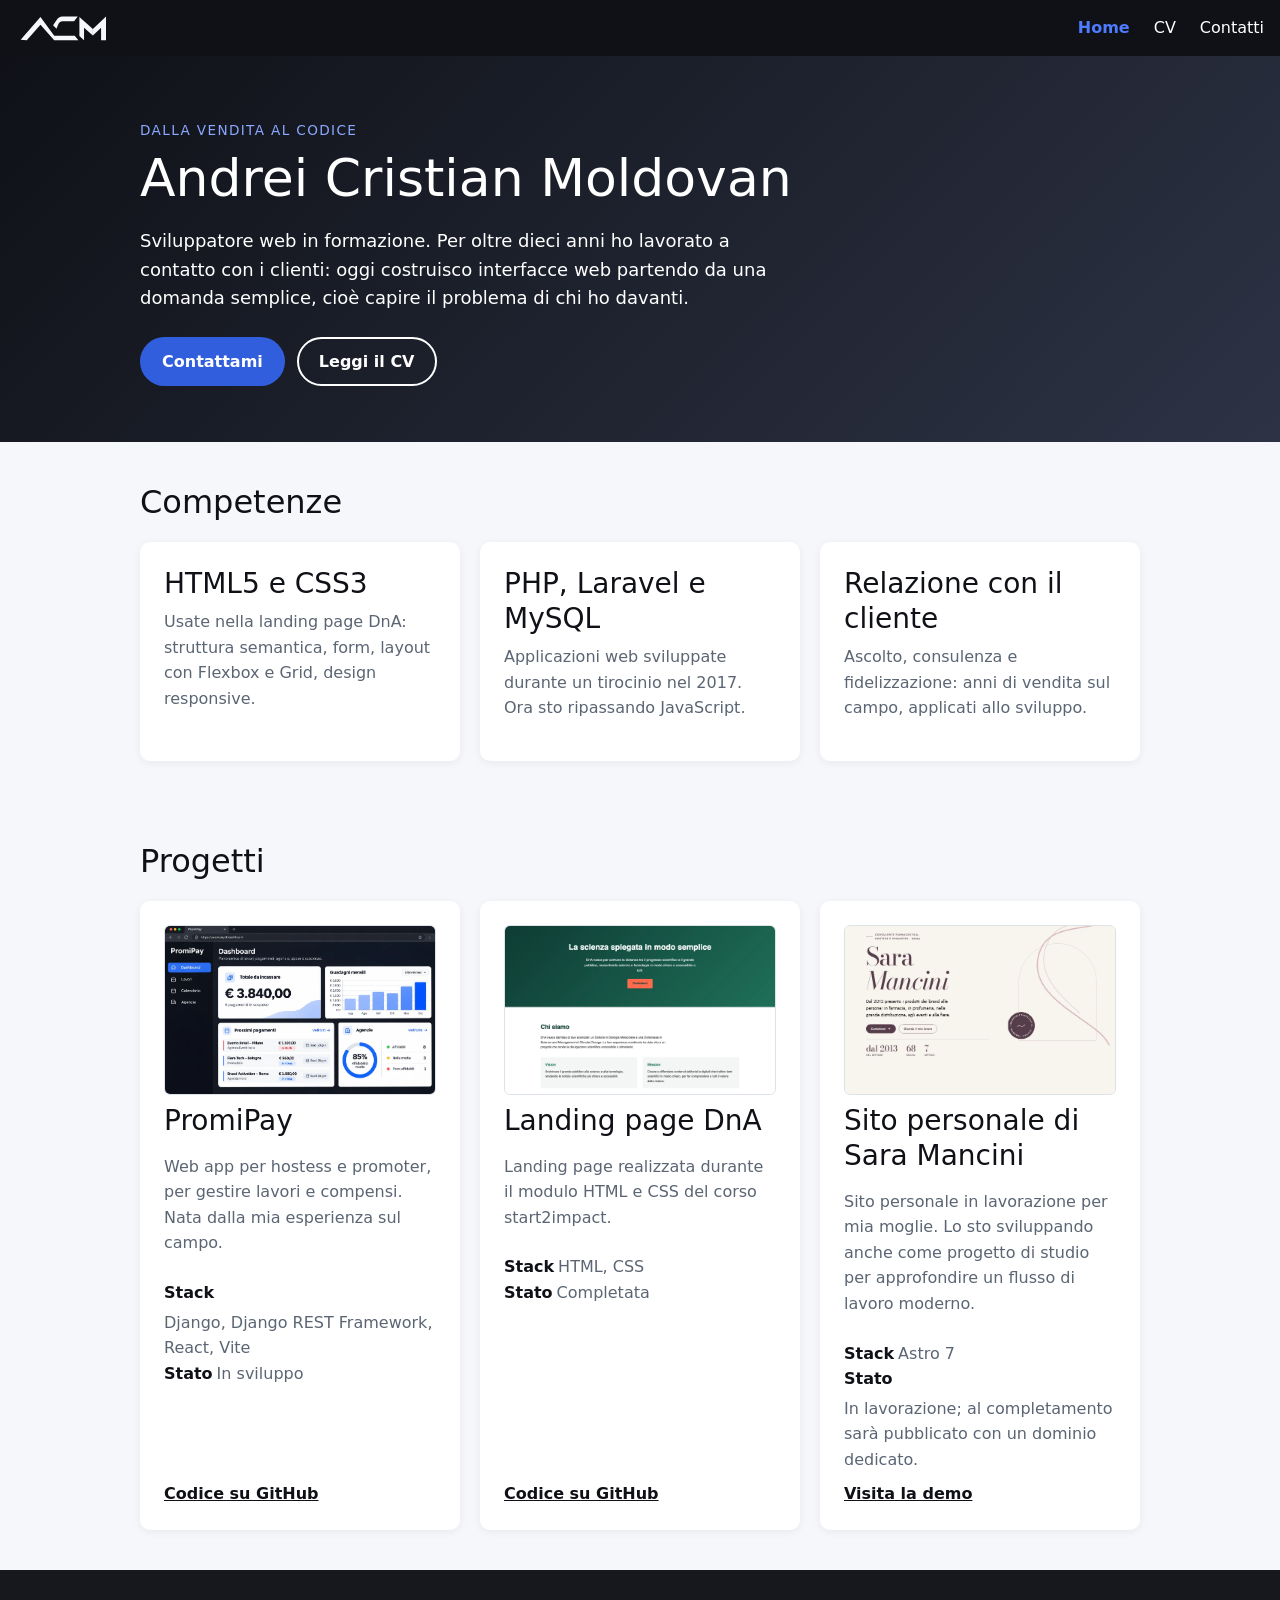
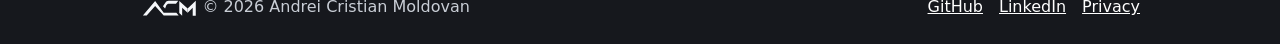
<file: index.html>
<!doctype html>
<html lang="it">
<head>
  <meta charset="utf-8">
  <meta name="viewport" content="width=device-width, initial-scale=1">
  <title>Andrei Cristian Moldovan | Sviluppatore Front-end e Back-end</title>
  <meta name="description" content="Sito personale di Andrei Cristian Moldovan: competenze, progetti e contatti.">

  <meta property="og:type" content="website">
  <meta property="og:site_name" content="Andrei Cristian Moldovan">
  <meta property="og:title" content="Andrei Cristian Moldovan | Sviluppatore Front-end e Back-end">
  <meta property="og:description" content="Competenze, progetti e contatti di Andrei Cristian Moldovan.">
  <meta property="og:url" content="https://ancry23.github.io/">
  <meta property="og:image" content="https://ancry23.github.io/immagini/ACM_SocialAvatar_1024.png">
  <meta property="og:image:alt" content="Logo ACM">
  <meta name="twitter:card" content="summary">

  <link rel="icon" href="favicon.svg" type="image/svg+xml">
  <link rel="apple-touch-icon" href="apple-touch-icon.png">

  <link rel="stylesheet" href="https://cdn.jsdelivr.net/npm/bootstrap@5.3.3/dist/css/bootstrap.min.css">
  <link rel="stylesheet" href="css/style.css">
</head>
<body>
  <a class="skip-link" href="#contenuto">Salta al contenuto</a>

  <header class="site-header">
    <div class="header-inner">
      <a class="brand" href="index.html"><img src="logo.svg" alt="Andrei Cristian Moldovan" width="92" height="32"></a>

      <nav class="site-nav site-nav-desktop" aria-label="Navigazione principale">
        <a href="index.html" aria-current="page">Home</a>
        <a href="cv.html">CV</a>
        <a href="contatti.html">Contatti</a>
      </nav>
      <details class="site-menu">
        <summary>Menu</summary>
        <nav class="site-nav site-nav-mobile" aria-label="Navigazione principale">
          <a href="index.html" aria-current="page">Home</a>
          <a href="cv.html">CV</a>
          <a href="contatti.html">Contatti</a>
        </nav>
      </details>
    </div>
  </header>

  <main id="contenuto">
    <section class="hero">
      <div class="site-container">
        <p class="eyebrow">Dalla vendita al codice</p>
        <h1>Andrei Cristian Moldovan</h1>
        <p class="lead">
          Sviluppatore web in formazione. Per oltre dieci anni ho lavorato a contatto con i clienti:
          oggi costruisco interfacce web partendo da una domanda semplice, cioè capire il problema
          di chi ho davanti.
        </p>
        <div class="hero-actions">
          <a class="site-button site-button-accent" href="contatti.html">Contattami</a>
          <a class="site-button site-button-outline" href="cv.html">Leggi il CV</a>
        </div>
      </div>
    </section>

    <section class="site-container section">
      <h2>Competenze</h2>
      <div class="cards">
        <article class="skill-card">
          <h3>HTML5 e CSS3</h3>
          <p>Usate nella landing page DnA: struttura semantica, form, layout con Flexbox e Grid, design responsive.</p>
        </article>
        <article class="skill-card">
          <h3>PHP, Laravel e MySQL</h3>
          <p>Applicazioni web sviluppate durante un tirocinio nel 2017. Ora sto ripassando JavaScript.</p>
        </article>
        <article class="skill-card">
          <h3>Relazione con il cliente</h3>
          <p>Ascolto, consulenza e fidelizzazione: anni di vendita sul campo, applicati allo sviluppo.</p>
        </article>
      </div>
    </section>

    <section class="site-container section">
      <h2>Progetti</h2>
      <div class="projects">
        <article class="project">
          <img class="project-preview" src="immagini/promipay-preview.webp" alt="Anteprima visiva della dashboard di PromiPay con riepilogo di compensi e pagamenti" width="1586" height="992" loading="lazy" decoding="async">
          <h3>PromiPay</h3>
          <p>Web app per hostess e promoter, per gestire lavori e compensi. Nata dalla mia esperienza sul campo.</p>
          <dl class="project-meta">
            <div><dt>Stack</dt><dd>Django, Django REST Framework, React, Vite</dd></div>
            <div><dt>Stato</dt><dd>In sviluppo</dd></div>
          </dl>
          <a href="https://github.com/Ancry23/PromiPay">Codice su GitHub</a>
        </article>
        <article class="project">
          <img class="project-preview" src="immagini/dna-preview.webp" alt="Anteprima visiva della landing page DnA dedicata alla divulgazione scientifica" width="1440" height="1100" loading="lazy" decoding="async">
          <h3>Landing page DnA</h3>
          <p>Landing page realizzata durante il modulo HTML e CSS del corso start2impact.</p>
          <dl class="project-meta">
            <div><dt>Stack</dt><dd>HTML, CSS</dd></div>
            <div><dt>Stato</dt><dd>Completata</dd></div>
          </dl>
          <a href="https://github.com/Ancry23/dna-landing-page">Codice su GitHub</a>
        </article>
        <article class="project">
          <img class="project-preview" src="immagini/sara-mancini-preview.webp" alt="Anteprima reale della homepage del sito personale di Sara Mancini" width="1440" height="1100" loading="lazy" decoding="async">
          <h3>Sito personale di Sara Mancini</h3>
          <p>Sito personale in lavorazione per mia moglie. Lo sto sviluppando anche come progetto di studio per approfondire un flusso di lavoro moderno.</p>
          <dl class="project-meta">
            <div><dt>Stack</dt><dd>Astro 7</dd></div>
            <div><dt>Stato</dt><dd>In lavorazione; al completamento sarà pubblicato con un dominio dedicato.</dd></div>
          </dl>
          <a href="https://sara-mancini-sito.andreicristianmoldovan.workers.dev" target="_blank" rel="noopener noreferrer">Visita la demo</a>
        </article>
      </div>
    </section>
  </main>

  <footer class="site-footer">
    <div class="site-container footer-inner">
      <p class="footer-copy"><img src="logo.svg" alt="" width="57" height="20"> &copy; 2026 Andrei Cristian Moldovan</p>
      <ul class="social">
        <li><a href="https://github.com/Ancry23">GitHub</a></li>
        <li><a href="https://www.linkedin.com/in/andreicristianmoldovan">LinkedIn</a></li>
        <li><a href="privacy.html">Privacy</a></li>
      </ul>
    </div>
  </footer>

</body>
</html>
</file>
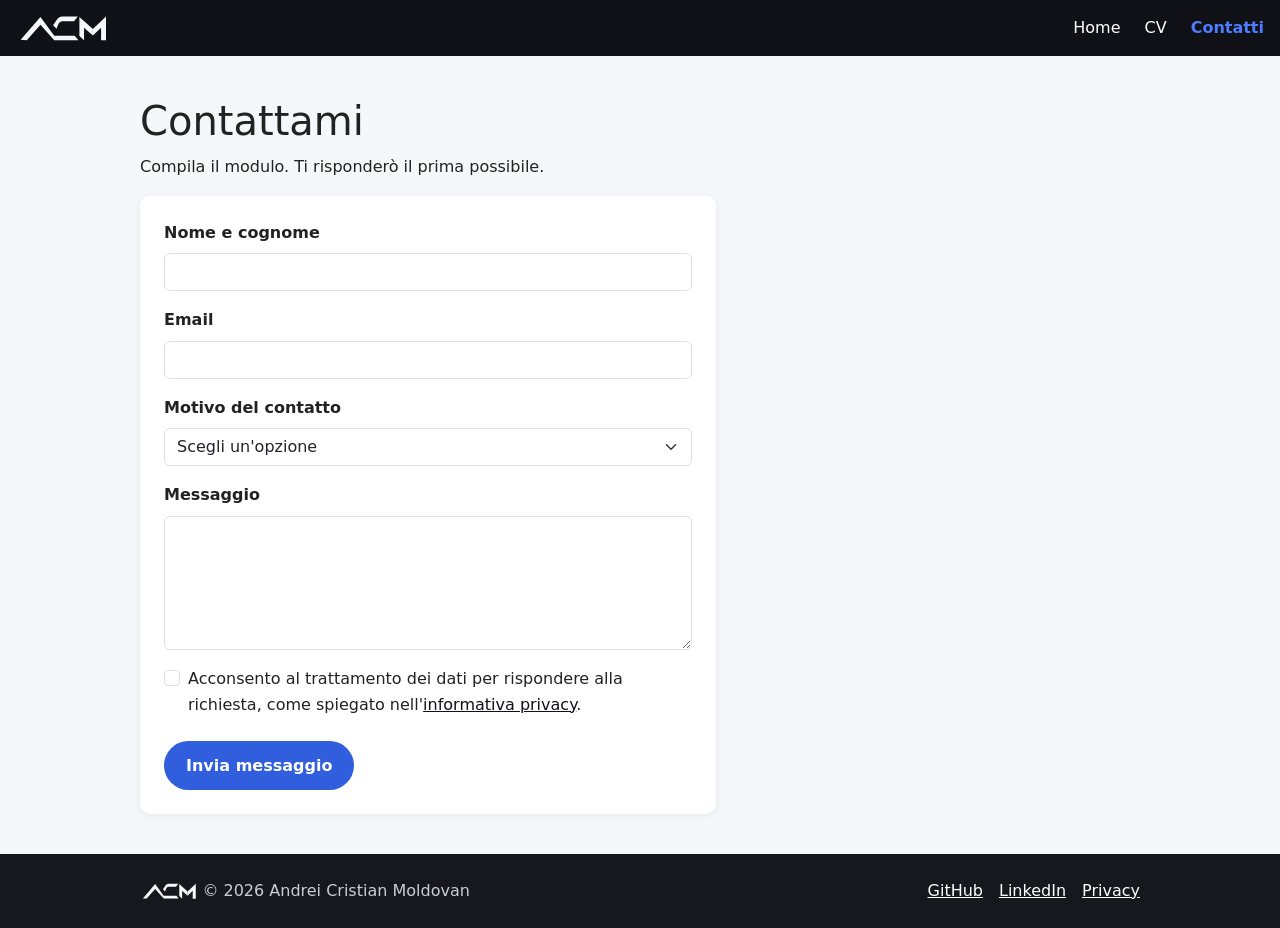
<file: contatti.html>
<!doctype html>
<html lang="it">
<head>
  <meta charset="utf-8">
  <meta name="viewport" content="width=device-width, initial-scale=1">
  <title>Contatti | Andrei Cristian Moldovan</title>
  <meta name="description" content="Contatta Andrei Cristian Moldovan per collaborazioni e opportunità.">

  <meta property="og:type" content="website">
  <meta property="og:site_name" content="Andrei Cristian Moldovan">
  <meta property="og:title" content="Contatti | Andrei Cristian Moldovan">
  <meta property="og:description" content="Scrivimi per collaborazioni e opportunità.">
  <meta property="og:url" content="https://ancry23.github.io/contatti.html">
  <meta property="og:image" content="https://ancry23.github.io/immagini/ACM_SocialAvatar_1024.png">
  <meta property="og:image:alt" content="Logo ACM">
  <meta name="twitter:card" content="summary">

  <link rel="icon" href="favicon.svg" type="image/svg+xml">
  <link rel="apple-touch-icon" href="apple-touch-icon.png">
  <link rel="stylesheet" href="https://cdn.jsdelivr.net/npm/bootstrap@5.3.3/dist/css/bootstrap.min.css">
  <link rel="stylesheet" href="css/style.css">
</head>
<body>
  <a class="skip-link" href="#contenuto">Salta al contenuto</a>

  <header class="site-header">
    <div class="header-inner">
      <a class="brand" href="index.html"><img src="logo.svg" alt="Andrei Cristian Moldovan" width="92" height="32"></a>
      <nav class="site-nav site-nav-desktop" aria-label="Navigazione principale">
        <a href="index.html">Home</a>
        <a href="cv.html">CV</a>
        <a href="contatti.html" aria-current="page">Contatti</a>
      </nav>
      <details class="site-menu">
        <summary>Menu</summary>
        <nav class="site-nav site-nav-mobile" aria-label="Navigazione principale">
          <a href="index.html">Home</a>
          <a href="cv.html">CV</a>
          <a href="contatti.html" aria-current="page">Contatti</a>
        </nav>
      </details>
    </div>
  </header>

  <main id="contenuto" class="site-container section">
    <h1>Contattami</h1>
    <p>Compila il modulo. Ti risponderò il prima possibile.</p>

    <form class="contact-form" action="https://formspree.io/f/xjyyqbjj" method="POST">
      <div class="mb-3">
        <label class="form-label fw-semibold" for="nome">Nome e cognome</label>
        <input class="form-control" id="nome" name="nome" type="text" autocomplete="name" required>
      </div>

      <div class="mb-3">
        <label class="form-label fw-semibold" for="email">Email</label>
        <input class="form-control" id="email" name="email" type="email" autocomplete="email" required>
      </div>

      <div class="mb-3">
        <label class="form-label fw-semibold" for="motivo">Motivo del contatto</label>
        <select class="form-select" id="motivo" name="motivo" required>
          <option value="">Scegli un'opzione</option>
          <option value="lavoro">Opportunità di lavoro</option>
          <option value="collaborazione">Collaborazione</option>
          <option value="altro">Altro</option>
        </select>
      </div>

      <div class="mb-3">
        <label class="form-label fw-semibold" for="messaggio">Messaggio</label>
        <textarea class="form-control" id="messaggio" name="messaggio" rows="5" minlength="10" required></textarea>
      </div>

      <div class="visually-hidden" aria-hidden="true">
        <label for="gotcha">Non compilare questo campo</label>
        <input id="gotcha" name="_gotcha" type="text" tabindex="-1" autocomplete="off">
      </div>

      <div class="form-check mb-4">
        <input class="form-check-input" id="privacy" name="privacy" type="checkbox" required>
        <label class="form-check-label" for="privacy">Acconsento al trattamento dei dati per rispondere alla richiesta, come spiegato nell'<a href="privacy.html">informativa privacy</a>.</label>
      </div>

      <button type="submit" class="site-button site-button-accent">Invia messaggio</button>
    </form>
  </main>

  <footer class="site-footer">
    <div class="site-container footer-inner">
      <p class="footer-copy"><img src="logo.svg" alt="" width="57" height="20"> &copy; 2026 Andrei Cristian Moldovan</p>
      <ul class="social">
        <li><a href="https://github.com/Ancry23">GitHub</a></li>
        <li><a href="https://www.linkedin.com/in/andreicristianmoldovan">LinkedIn</a></li>
        <li><a href="privacy.html">Privacy</a></li>
      </ul>
    </div>
  </footer>

</body>
</html>
</file>
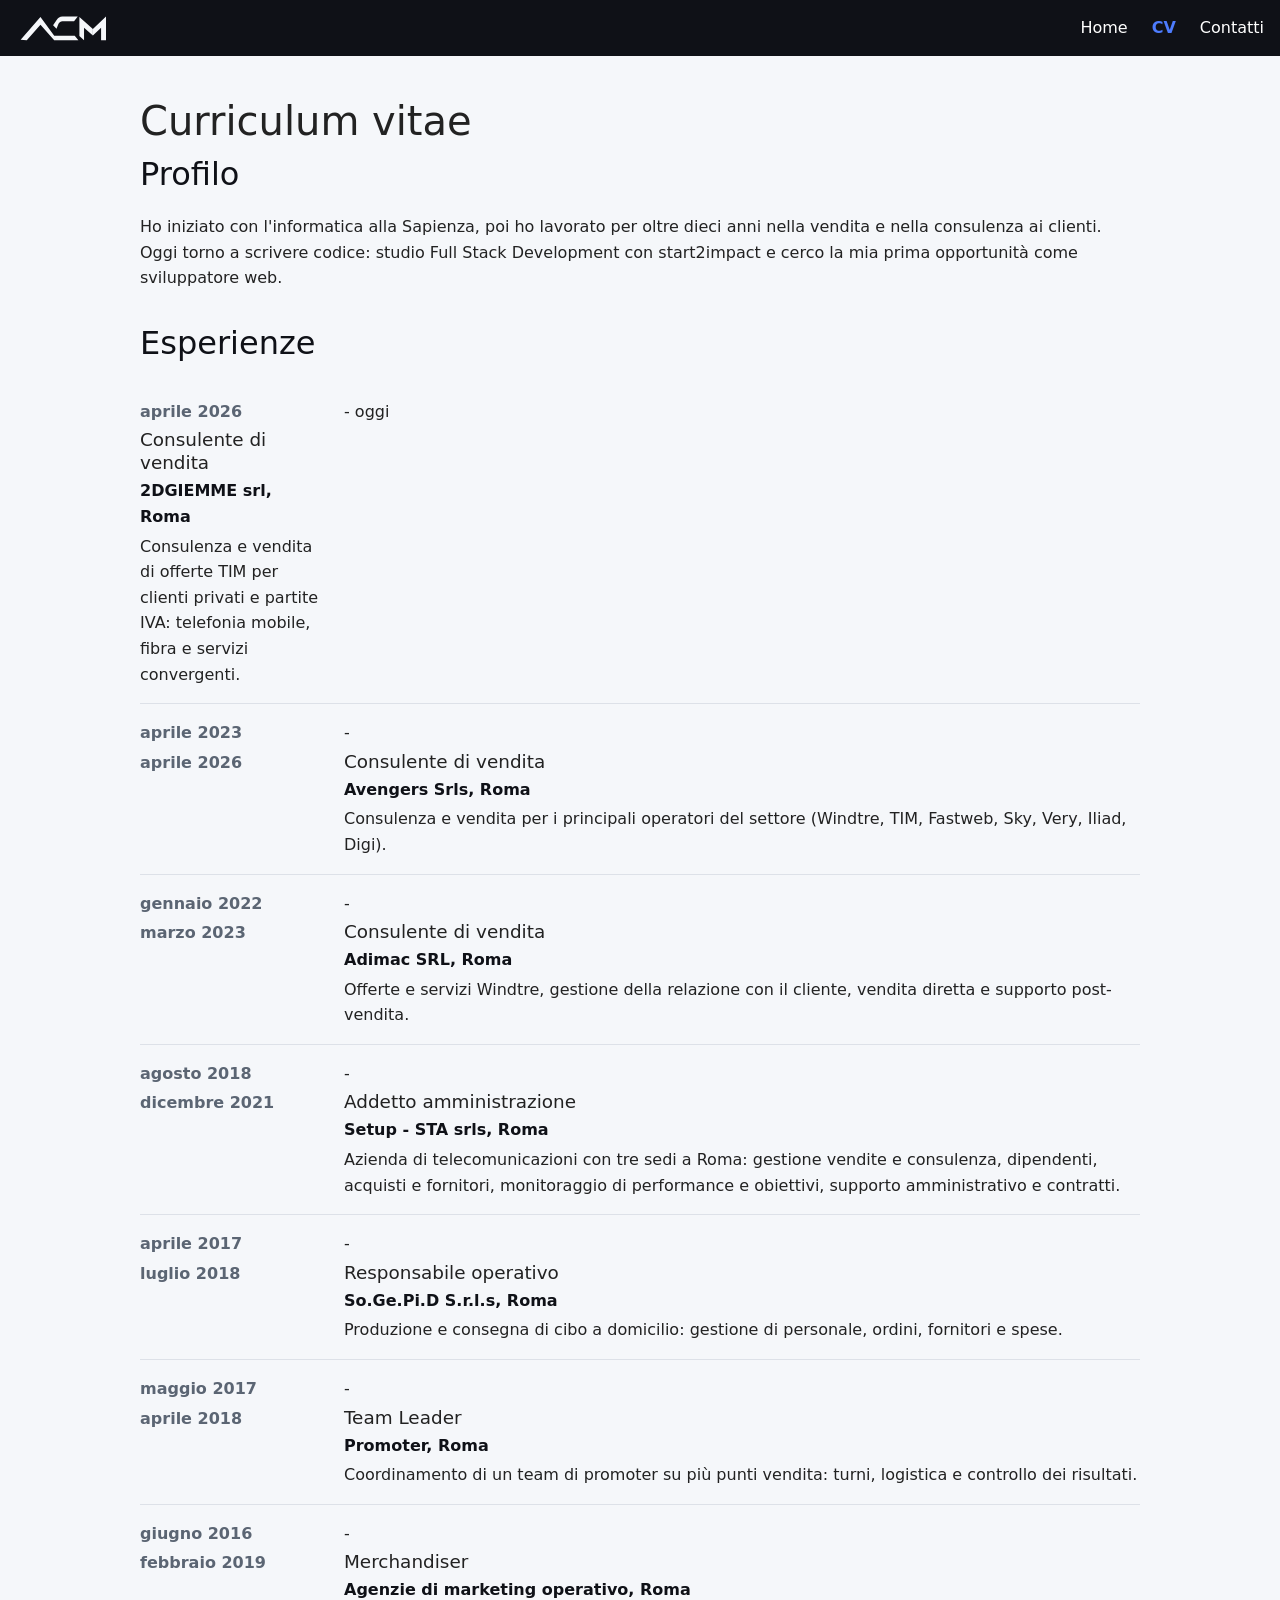
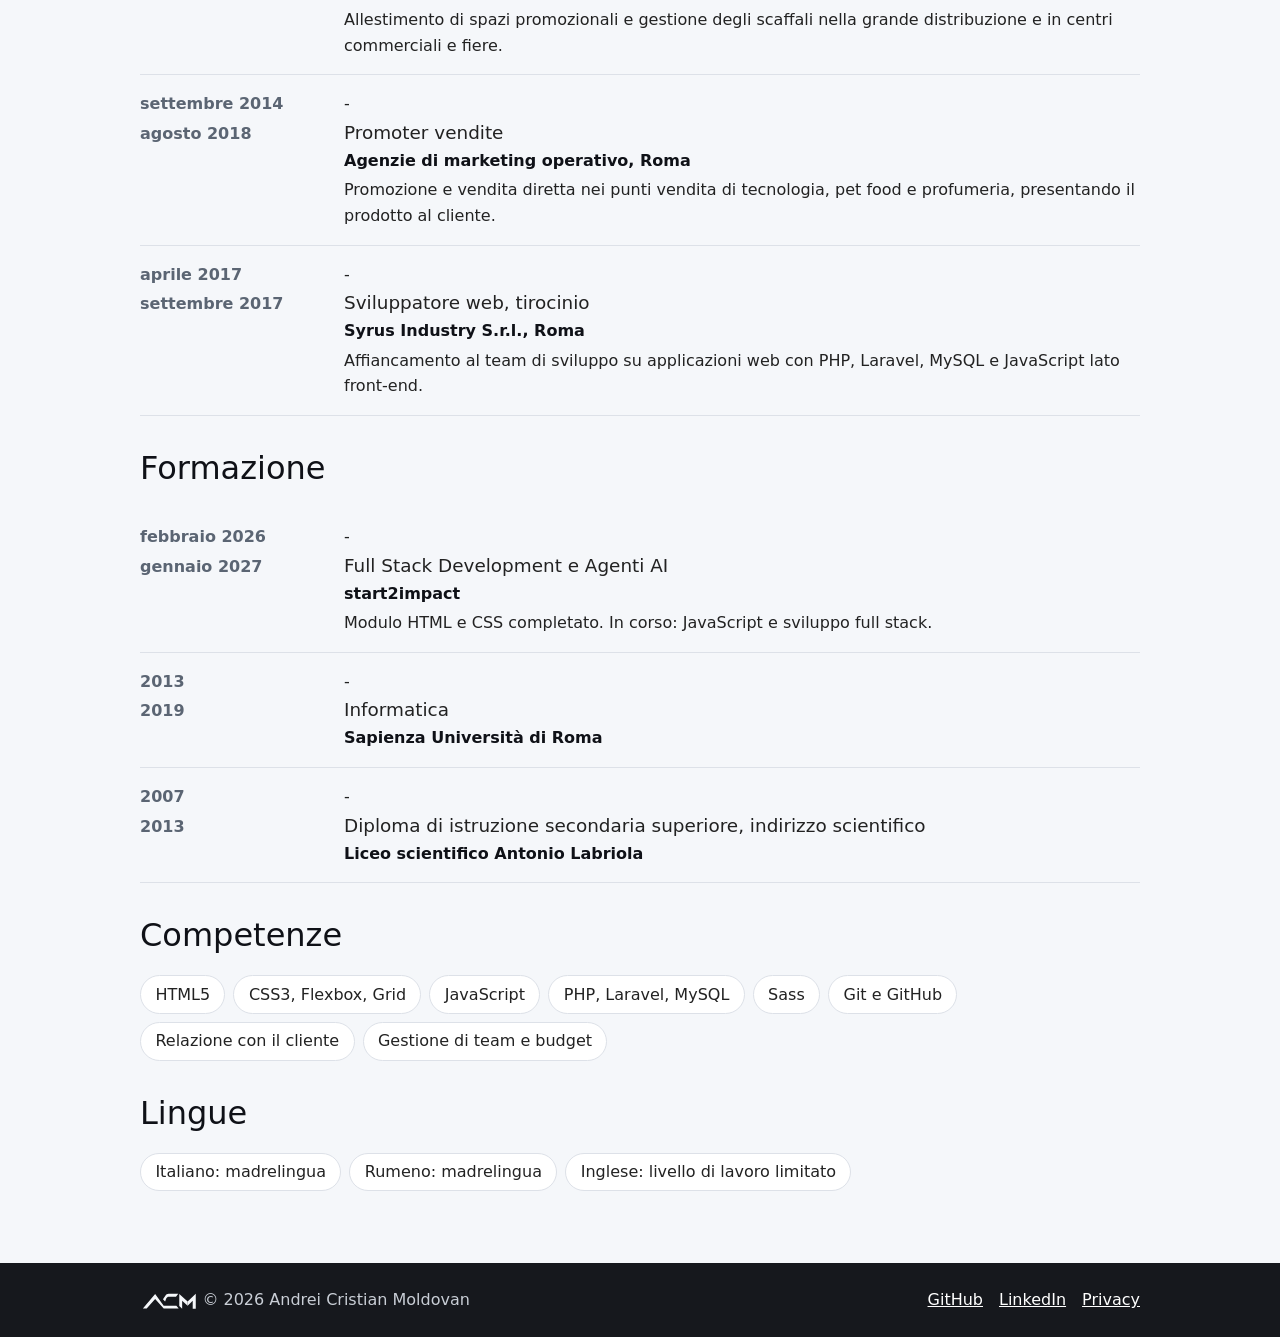
<file: cv.html>
<!doctype html>
<html lang="it">
<head>
  <meta charset="utf-8">
  <meta name="viewport" content="width=device-width, initial-scale=1">
  <title>CV | Andrei Cristian Moldovan</title>
  <meta name="description" content="Curriculum vitae di Andrei Cristian Moldovan: esperienze, formazione e competenze.">

  <meta property="og:type" content="website">
  <meta property="og:title" content="CV | Andrei Cristian Moldovan">
  <meta property="og:description" content="Esperienze, formazione e competenze di Andrei Cristian Moldovan.">
  <meta property="og:url" content="https://ancry23.github.io/cv.html">
  <meta property="og:site_name" content="Andrei Cristian Moldovan">
  <meta property="og:image" content="https://ancry23.github.io/immagini/ACM_SocialAvatar_1024.png">
  <meta property="og:image:alt" content="Logo ACM">
  <meta name="twitter:card" content="summary">

  <link rel="icon" href="favicon.svg" type="image/svg+xml">
  <link rel="apple-touch-icon" href="apple-touch-icon.png">
  <link rel="stylesheet" href="https://cdn.jsdelivr.net/npm/bootstrap@5.3.3/dist/css/bootstrap.min.css">
  <link rel="stylesheet" href="css/style.css">
</head>
<body>
  <a class="skip-link" href="#contenuto">Salta al contenuto</a>

  <header class="site-header">
    <div class="header-inner">
      <a class="brand" href="index.html"><img src="logo.svg" alt="Andrei Cristian Moldovan" width="92" height="32"></a>
      <nav class="site-nav site-nav-desktop" aria-label="Navigazione principale">
        <a href="index.html">Home</a>
        <a href="cv.html" aria-current="page">CV</a>
        <a href="contatti.html">Contatti</a>
      </nav>
      <details class="site-menu">
        <summary>Menu</summary>
        <nav class="site-nav site-nav-mobile" aria-label="Navigazione principale">
          <a href="index.html">Home</a>
          <a href="cv.html" aria-current="page">CV</a>
          <a href="contatti.html">Contatti</a>
        </nav>
      </details>
    </div>
  </header>

  <main id="contenuto" class="site-container section">
    <h1>Curriculum vitae</h1>

    <section class="cv-section">
      <h2>Profilo</h2>
      <p>
        Ho iniziato con l'informatica alla Sapienza, poi ho lavorato per oltre dieci anni nella vendita
        e nella consulenza ai clienti. Oggi torno a scrivere codice: studio Full Stack Development con
        start2impact e cerco la mia prima opportunità come sviluppatore web.
      </p>
    </section>

    <section class="cv-section">
      <h2>Esperienze</h2>

      <article class="cv-item">
        <time class="cv-date" datetime="2026-04">aprile 2026</time> - oggi
        <div>
          <h3>Consulente di vendita</h3>
          <p class="cv-company">2DGIEMME srl, Roma</p>
          <p>Consulenza e vendita di offerte TIM per clienti privati e partite IVA: telefonia mobile, fibra e servizi convergenti.</p>
        </div>
      </article>

      <article class="cv-item">
        <time class="cv-date" datetime="2023-04">aprile 2023</time> - <time class="cv-date" datetime="2026-04">aprile 2026</time>
        <div>
          <h3>Consulente di vendita</h3>
          <p class="cv-company">Avengers Srls, Roma</p>
          <p>Consulenza e vendita per i principali operatori del settore (Windtre, TIM, Fastweb, Sky, Very, Iliad, Digi).</p>
        </div>
      </article>

      <article class="cv-item">
        <time class="cv-date" datetime="2022-01">gennaio 2022</time> - <time class="cv-date" datetime="2023-03">marzo 2023</time>
        <div>
          <h3>Consulente di vendita</h3>
          <p class="cv-company">Adimac SRL, Roma</p>
          <p>Offerte e servizi Windtre, gestione della relazione con il cliente, vendita diretta e supporto post-vendita.</p>
        </div>
      </article>

      <article class="cv-item">
        <time class="cv-date" datetime="2018-08">agosto 2018</time> - <time class="cv-date" datetime="2021-12">dicembre 2021</time>
        <div>
          <h3>Addetto amministrazione</h3>
          <p class="cv-company">Setup - STA srls, Roma</p>
          <p>Azienda di telecomunicazioni con tre sedi a Roma: gestione vendite e consulenza, dipendenti, acquisti e fornitori, monitoraggio di performance e obiettivi, supporto amministrativo e contratti.</p>
        </div>
      </article>

      <article class="cv-item">
        <time class="cv-date" datetime="2017-04">aprile 2017</time> - <time class="cv-date" datetime="2018-07">luglio 2018</time>
        <div>
          <h3>Responsabile operativo</h3>
          <p class="cv-company">So.Ge.Pi.D S.r.l.s, Roma</p>
          <p>Produzione e consegna di cibo a domicilio: gestione di personale, ordini, fornitori e spese.</p>
        </div>
      </article>

      <article class="cv-item">
        <time class="cv-date" datetime="2017-05">maggio 2017</time> - <time class="cv-date" datetime="2018-04">aprile 2018</time>
        <div>
          <h3>Team Leader</h3>
          <p class="cv-company">Promoter, Roma</p>
          <p>Coordinamento di un team di promoter su più punti vendita: turni, logistica e controllo dei risultati.</p>
        </div>
      </article>

      <article class="cv-item">
        <time class="cv-date" datetime="2016-06">giugno 2016</time> - <time class="cv-date" datetime="2019-02">febbraio 2019</time>
        <div>
          <h3>Merchandiser</h3>
          <p class="cv-company">Agenzie di marketing operativo, Roma</p>
          <p>Allestimento di spazi promozionali e gestione degli scaffali nella grande distribuzione e in centri commerciali e fiere.</p>
        </div>
      </article>

      <article class="cv-item">
        <time class="cv-date" datetime="2014-09">settembre 2014</time> - <time class="cv-date" datetime="2018-08">agosto 2018</time>
        <div>
          <h3>Promoter vendite</h3>
          <p class="cv-company">Agenzie di marketing operativo, Roma</p>
          <p>Promozione e vendita diretta nei punti vendita di tecnologia, pet food e profumeria, presentando il prodotto al cliente.</p>
        </div>
      </article>

      <article class="cv-item">
        <time class="cv-date" datetime="2017-04">aprile 2017</time> - <time class="cv-date" datetime="2017-09">settembre 2017</time>
        <div>
          <h3>Sviluppatore web, tirocinio</h3>
          <p class="cv-company">Syrus Industry S.r.l., Roma</p>
          <p>Affiancamento al team di sviluppo su applicazioni web con PHP, Laravel, MySQL e JavaScript lato front-end.</p>
        </div>
      </article>
    </section>

    <section class="cv-section">
      <h2>Formazione</h2>

      <article class="cv-item">
        <time class="cv-date" datetime="2026-02">febbraio 2026</time> - <time class="cv-date" datetime="2027-01">gennaio 2027</time>
        <div>
          <h3>Full Stack Development e Agenti AI</h3>
          <p class="cv-company">start2impact</p>
          <p>Modulo HTML e CSS completato. In corso: JavaScript e sviluppo full stack.</p>
        </div>
      </article>

      <article class="cv-item">
        <time class="cv-date" datetime="2013">2013</time> - <time class="cv-date" datetime="2019">2019</time>
        <div>
          <h3>Informatica</h3>
          <p class="cv-company">Sapienza Università di Roma</p>
        </div>
      </article>

      <article class="cv-item">
        <time class="cv-date" datetime="2007">2007</time> - <time class="cv-date" datetime="2013">2013</time>
        <div>
          <h3>Diploma di istruzione secondaria superiore, indirizzo scientifico</h3>
          <p class="cv-company">Liceo scientifico Antonio Labriola</p>
        </div>
      </article>
    </section>

    <section class="cv-section">
      <h2>Competenze</h2>
      <ul class="skill-list">
        <li>HTML5</li>
        <li>CSS3, Flexbox, Grid</li>
        <li>JavaScript</li>
        <li>PHP, Laravel, MySQL</li>
        <li>Sass</li>
        <li>Git e GitHub</li>
        <li>Relazione con il cliente</li>
        <li>Gestione di team e budget</li>
      </ul>
    </section>

    <section class="cv-section">
      <h2>Lingue</h2>
      <ul class="skill-list">
        <li>Italiano: madrelingua</li>
        <li>Rumeno: madrelingua</li>
        <li>Inglese: livello di lavoro limitato</li>
      </ul>
    </section>
  </main>

  <footer class="site-footer">
    <div class="site-container footer-inner">
      <p class="footer-copy"><img src="logo.svg" alt="" width="57" height="20"> &copy; 2026 Andrei Cristian Moldovan</p>
      <ul class="social">
        <li><a href="https://github.com/Ancry23">GitHub</a></li>
        <li><a href="https://www.linkedin.com/in/andreicristianmoldovan">LinkedIn</a></li>
        <li><a href="privacy.html">Privacy</a></li>
      </ul>
    </div>
  </footer>

</body>
</html>
</file>
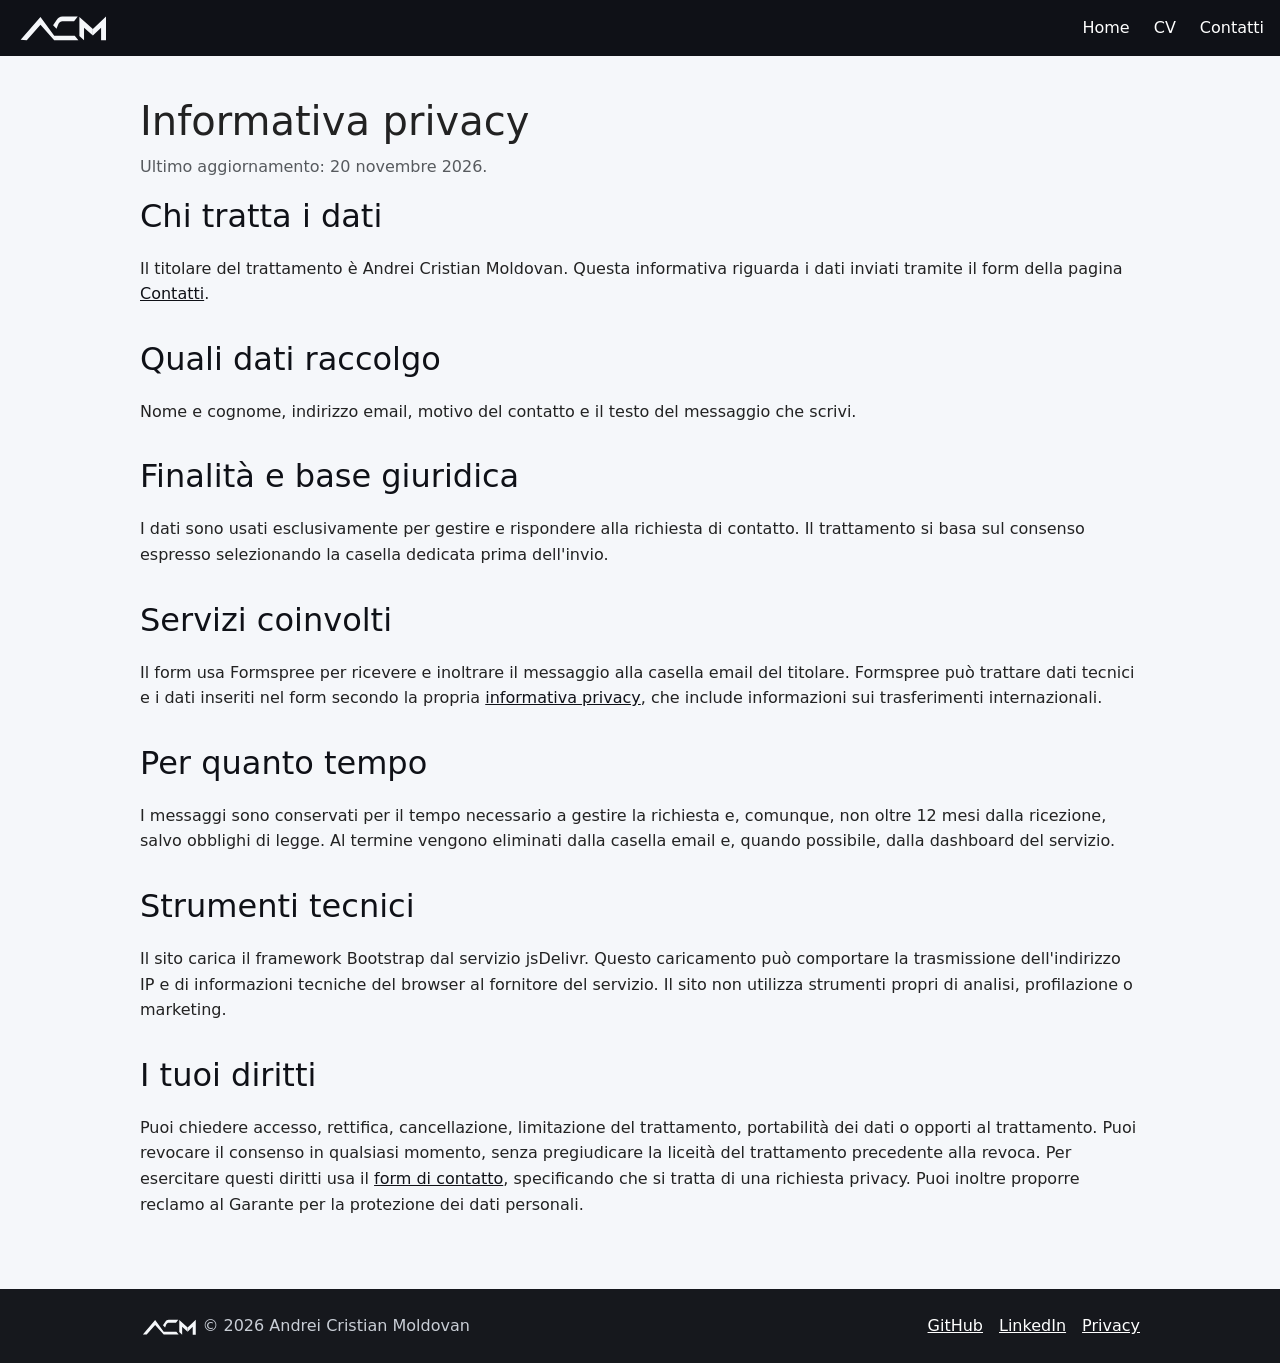
<file: privacy.html>
<!doctype html>
<html lang="it">
<head>
  <meta charset="utf-8">
  <meta name="viewport" content="width=device-width, initial-scale=1">
  <title>Informativa privacy | Andrei Cristian Moldovan</title>
  <meta name="description" content="Come vengono trattati i dati inviati con il form di contatto del sito di Andrei Cristian Moldovan.">

  <meta property="og:type" content="website">
  <meta property="og:site_name" content="Andrei Cristian Moldovan">
  <meta property="og:title" content="Informativa privacy | Andrei Cristian Moldovan">
  <meta property="og:description" content="Come vengono trattati i dati inviati con il form di contatto.">
  <meta property="og:url" content="https://ancry23.github.io/privacy.html">
  <meta property="og:image" content="https://ancry23.github.io/immagini/ACM_SocialAvatar_1024.png">
  <meta property="og:image:alt" content="Logo ACM">
  <meta name="twitter:card" content="summary">

  <link rel="icon" href="favicon.svg" type="image/svg+xml">
  <link rel="apple-touch-icon" href="apple-touch-icon.png">
  <link rel="stylesheet" href="https://cdn.jsdelivr.net/npm/bootstrap@5.3.3/dist/css/bootstrap.min.css">
  <link rel="stylesheet" href="css/style.css">
</head>
<body>
  <a class="skip-link" href="#contenuto">Salta al contenuto</a>

  <header class="site-header">
    <div class="header-inner">
      <a class="brand" href="index.html"><img src="logo.svg" alt="Andrei Cristian Moldovan" width="92" height="32"></a>
      <nav class="site-nav site-nav-desktop" aria-label="Navigazione principale">
        <a href="index.html">Home</a>
        <a href="cv.html">CV</a>
        <a href="contatti.html">Contatti</a>
      </nav>
      <details class="site-menu">
        <summary>Menu</summary>
        <nav class="site-nav site-nav-mobile" aria-label="Navigazione principale">
          <a href="index.html">Home</a>
          <a href="cv.html">CV</a>
          <a href="contatti.html">Contatti</a>
        </nav>
      </details>
    </div>
  </header>

  <main id="contenuto" class="site-container section">
    <h1>Informativa privacy</h1>
    <p class="text-muted">Ultimo aggiornamento: 20 novembre 2026.</p>

    <section class="cv-section">
      <h2>Chi tratta i dati</h2>
      <p>Il titolare del trattamento è Andrei Cristian Moldovan. Questa informativa riguarda i dati inviati tramite il form della pagina <a href="contatti.html">Contatti</a>.</p>
    </section>

    <section class="cv-section">
      <h2>Quali dati raccolgo</h2>
      <p>Nome e cognome, indirizzo email, motivo del contatto e il testo del messaggio che scrivi.</p>
    </section>

    <section class="cv-section">
      <h2>Finalità e base giuridica</h2>
      <p>I dati sono usati esclusivamente per gestire e rispondere alla richiesta di contatto. Il trattamento si basa sul consenso espresso selezionando la casella dedicata prima dell'invio.</p>
    </section>

    <section class="cv-section">
      <h2>Servizi coinvolti</h2>
      <p>Il form usa Formspree per ricevere e inoltrare il messaggio alla casella email del titolare. Formspree può trattare dati tecnici e i dati inseriti nel form secondo la propria <a href="https://formspree.io/legal/privacy-policy/">informativa privacy</a>, che include informazioni sui trasferimenti internazionali.</p>
    </section>

    <section class="cv-section">
      <h2>Per quanto tempo</h2>
      <p>I messaggi sono conservati per il tempo necessario a gestire la richiesta e, comunque, non oltre 12 mesi dalla ricezione, salvo obblighi di legge. Al termine vengono eliminati dalla casella email e, quando possibile, dalla dashboard del servizio.</p>
    </section>

    <section class="cv-section">
      <h2>Strumenti tecnici</h2>
      <p>Il sito carica il framework Bootstrap dal servizio jsDelivr. Questo caricamento può comportare la trasmissione dell'indirizzo IP e di informazioni tecniche del browser al fornitore del servizio. Il sito non utilizza strumenti propri di analisi, profilazione o marketing.</p>
    </section>

    <section class="cv-section">
      <h2>I tuoi diritti</h2>
      <p>Puoi chiedere accesso, rettifica, cancellazione, limitazione del trattamento, portabilità dei dati o opporti al trattamento. Puoi revocare il consenso in qualsiasi momento, senza pregiudicare la liceità del trattamento precedente alla revoca. Per esercitare questi diritti usa il <a href="contatti.html">form di contatto</a>, specificando che si tratta di una richiesta privacy. Puoi inoltre proporre reclamo al Garante per la protezione dei dati personali.</p>
    </section>
  </main>

  <footer class="site-footer">
    <div class="site-container footer-inner">
      <p class="footer-copy"><img src="logo.svg" alt="" width="57" height="20"> &copy; 2026 Andrei Cristian Moldovan</p>
      <ul class="social">
        <li><a href="https://github.com/Ancry23">GitHub</a></li>
        <li><a href="https://www.linkedin.com/in/andreicristianmoldovan">LinkedIn</a></li>
        <li><a href="privacy.html" aria-current="page">Privacy</a></li>
      </ul>
    </div>
  </footer>

</body>
</html>
</file>
<file: css/style.css>
* {
  box-sizing: border-box;
}

body {
  margin: 0;
  font-family: system-ui, -apple-system, "Segoe UI", sans-serif;
  color: #222;
  background: #F5F7FA;
  line-height: 1.6;
  display: flex;
  flex-direction: column;
  min-height: 100vh;
}

main {
  flex: 1;
}

#contenuto {
  scroll-margin-top: 5rem;
}

.skip-link {
  position: fixed;
  top: 0.75rem;
  left: 0.75rem;
  z-index: 200;
  padding: 0.75rem 1rem;
  background: #fff;
  color: #0F1117;
  border-radius: 6px;
  transform: translateY(-200%);
  transition: transform 0.2s ease;
}
.skip-link:focus {
  transform: translateY(0);
}

img {
  max-width: 100%;
  height: auto;
}

a {
  color: #0F1117;
}

a:focus-visible,
.site-button:focus-visible {
  outline: 3px solid #4D7CFE;
  outline-offset: 2px;
}

.site-container {
  width: min(100% - 2rem, 1000px);
  margin-inline: auto;
}

.section {
  padding-block: 2.5rem;
}

h1,
h2,
h3 {
  line-height: 1.25;
}

h2 {
  color: #0F1117;
  margin-bottom: 1.25rem;
}

.site-header {
  position: sticky;
  top: 0;
  z-index: 100;
  background: #0F1117;
  color: #fff;
}
.site-header .header-inner {
  display: flex;
  flex-wrap: wrap;
  align-items: center;
  justify-content: space-between;
  padding: 0.75rem 1rem;
}
.site-header .brand {
  display: block;
  font-weight: 700;
  color: #fff;
  text-decoration: none;
}
.site-header .brand img {
  display: block;
  height: 2rem;
  width: auto;
}
.site-header .site-menu {
  margin-left: auto;
}
.site-header .site-menu summary {
  cursor: pointer;
  list-style: none;
  padding: 0.35rem 0.75rem;
  border: 1px solid rgba(255, 255, 255, 0.6);
  border-radius: 6px;
}
.site-header .site-menu summary::-webkit-details-marker {
  display: none;
}
.site-header .site-menu[open] summary {
  background: rgba(255, 255, 255, 0.15);
}
.site-header .site-menu summary:focus-visible {
  outline: 3px solid #4D7CFE;
  outline-offset: 2px;
}
.site-header .site-nav {
  display: none;
  flex-direction: column;
  width: 100%;
  padding-top: 0.75rem;
}
.site-header .site-nav a {
  color: #fff;
  text-decoration: none;
  padding: 0.6rem 0;
  border-top: 1px solid rgba(255, 255, 255, 0.2);
}
.site-header .site-nav [aria-current=page] {
  font-weight: 700;
  color: #4D7CFE;
}
.site-header .site-nav-desktop {
  display: none;
}
.site-header .site-menu[open] .site-nav-mobile {
  display: flex;
}
@media (min-width: 768px) {
  .site-header .header-inner {
    flex-wrap: nowrap;
  }
  .site-header .site-menu summary {
    display: block;
  }
  .site-header .site-menu {
    display: none;
  }
  .site-header .site-nav-desktop {
    display: flex;
    flex-direction: row;
    width: auto;
    gap: 1.5rem;
    padding-top: 0;
  }
  .site-header .site-nav a {
    border: 0;
    padding: 0;
  }
}

.hero {
  background: linear-gradient(135deg, #0F1117, #2d3345);
  color: #fff;
  padding-block: 4rem 3.5rem;
}
.hero h1 {
  font-size: clamp(2rem, 6vw, 3.25rem);
  margin: 0.25rem 0 1rem;
}
.hero .eyebrow {
  margin: 0;
  color: #8AA9FF;
  text-transform: uppercase;
  letter-spacing: 0.1em;
  font-size: 0.85rem;
}
.hero .lead {
  max-width: 40rem;
  font-size: 1.125rem;
}

.hero-actions {
  display: flex;
  flex-wrap: wrap;
  gap: 0.75rem;
  margin-top: 1.5rem;
}

.site-button {
  display: inline-block;
  padding: 0.6rem 1.25rem;
  border-radius: 999px;
  text-decoration: none;
  font-weight: 600;
  border: 2px solid transparent;
  cursor: pointer;
  font-size: 1rem;
}

.site-button-accent {
  background: #315EDC;
  color: #fff;
}
.site-button-accent:hover {
  filter: brightness(1.05);
}

.site-button-outline {
  border-color: #fff;
  color: #fff;
}

.cards {
  display: grid;
  gap: 1.25rem;
  grid-template-columns: 1fr;
}
@media (min-width: 768px) {
  .cards {
    grid-template-columns: repeat(3, 1fr);
  }
}

.skill-card,
.project {
  background: #fff;
  border-radius: 10px;
  padding: 1.5rem;
  box-shadow: 0 2px 8px rgba(0, 0, 0, 0.06);
}

.project-meta {
  margin: 0;
}
.project-meta div {
  display: flex;
  flex-wrap: wrap;
  gap: 0.25rem;
}
.project-meta dt {
  color: #0F1117;
  font-weight: 700;
}
.project-meta dd {
  margin: 0;
  color: #5b6573;
}
.skill-card h3,
.project h3 {
  margin-top: 0;
  color: #0F1117;
}
.skill-card p,
.project p {
  color: #5b6573;
}

.projects {
  display: flex;
  flex-wrap: wrap;
  gap: 1.25rem;
}
.projects .project {
  flex: 1 1 260px;
  display: flex;
  flex-direction: column;
  gap: 0.5rem;
}
.projects .project a {
  margin-top: auto;
  font-weight: 600;
}
.projects .project .project-preview {
  aspect-ratio: 16/10;
  width: 100%;
  object-fit: cover;
  border: 1px solid #dde1e8;
  border-radius: 6px;
  order: -1;
}

.cv-section {
  margin-bottom: 2rem;
}

.cv-item {
  display: grid;
  grid-template-columns: 1fr;
  gap: 0.25rem 1.5rem;
  padding-block: 1rem;
  border-bottom: 1px solid #dde1e8;
}
@media (min-width: 768px) {
  .cv-item {
    grid-template-columns: 180px 1fr;
  }
}
.cv-item h3 {
  margin: 0;
  font-size: 1.15rem;
}
.cv-item p {
  margin: 0.25rem 0 0;
}

.cv-date {
  display: block;
  color: #5b6573;
  font-weight: 600;
  margin: 0;
}

.cv-company {
  color: #0F1117;
  font-weight: 600;
}

.skill-list {
  display: flex;
  flex-wrap: wrap;
  gap: 0.5rem;
  list-style: none;
  padding: 0;
  margin: 0;
}
.skill-list li {
  background: #fff;
  border: 1px solid #dde1e8;
  padding: 0.35rem 0.9rem;
  border-radius: 999px;
}

.contact-form {
  max-width: 36rem;
  background: #fff;
  padding: 1.5rem;
  border-radius: 10px;
  box-shadow: 0 2px 8px rgba(0, 0, 0, 0.06);
  --bs-focus-ring-color: rgba(77, 124, 254, 0.35);
}
.contact-form .form-control:focus,
.contact-form .form-select:focus {
  border-color: #4D7CFE;
}
.contact-form .form-check-input:checked {
  background-color: #4D7CFE;
  border-color: #4D7CFE;
}
  .contact-form .site-button {
  justify-self: start;
}

.site-footer {
  background: #16181d;
  color: #c9ced6;
  padding-block: 1.5rem;
}
.site-footer .footer-inner {
  display: flex;
  flex-wrap: wrap;
  justify-content: space-between;
  gap: 1rem;
  align-items: center;
}
.site-footer p {
  margin: 0;
}
.site-footer .footer-copy img {
  height: 1.25rem;
  width: auto;
  vertical-align: middle;
}
.site-footer .social {
  display: flex;
  gap: 1rem;
  list-style: none;
  margin: 0;
  padding: 0;
}
.site-footer .social a {
  color: #fff;
}
</file>
